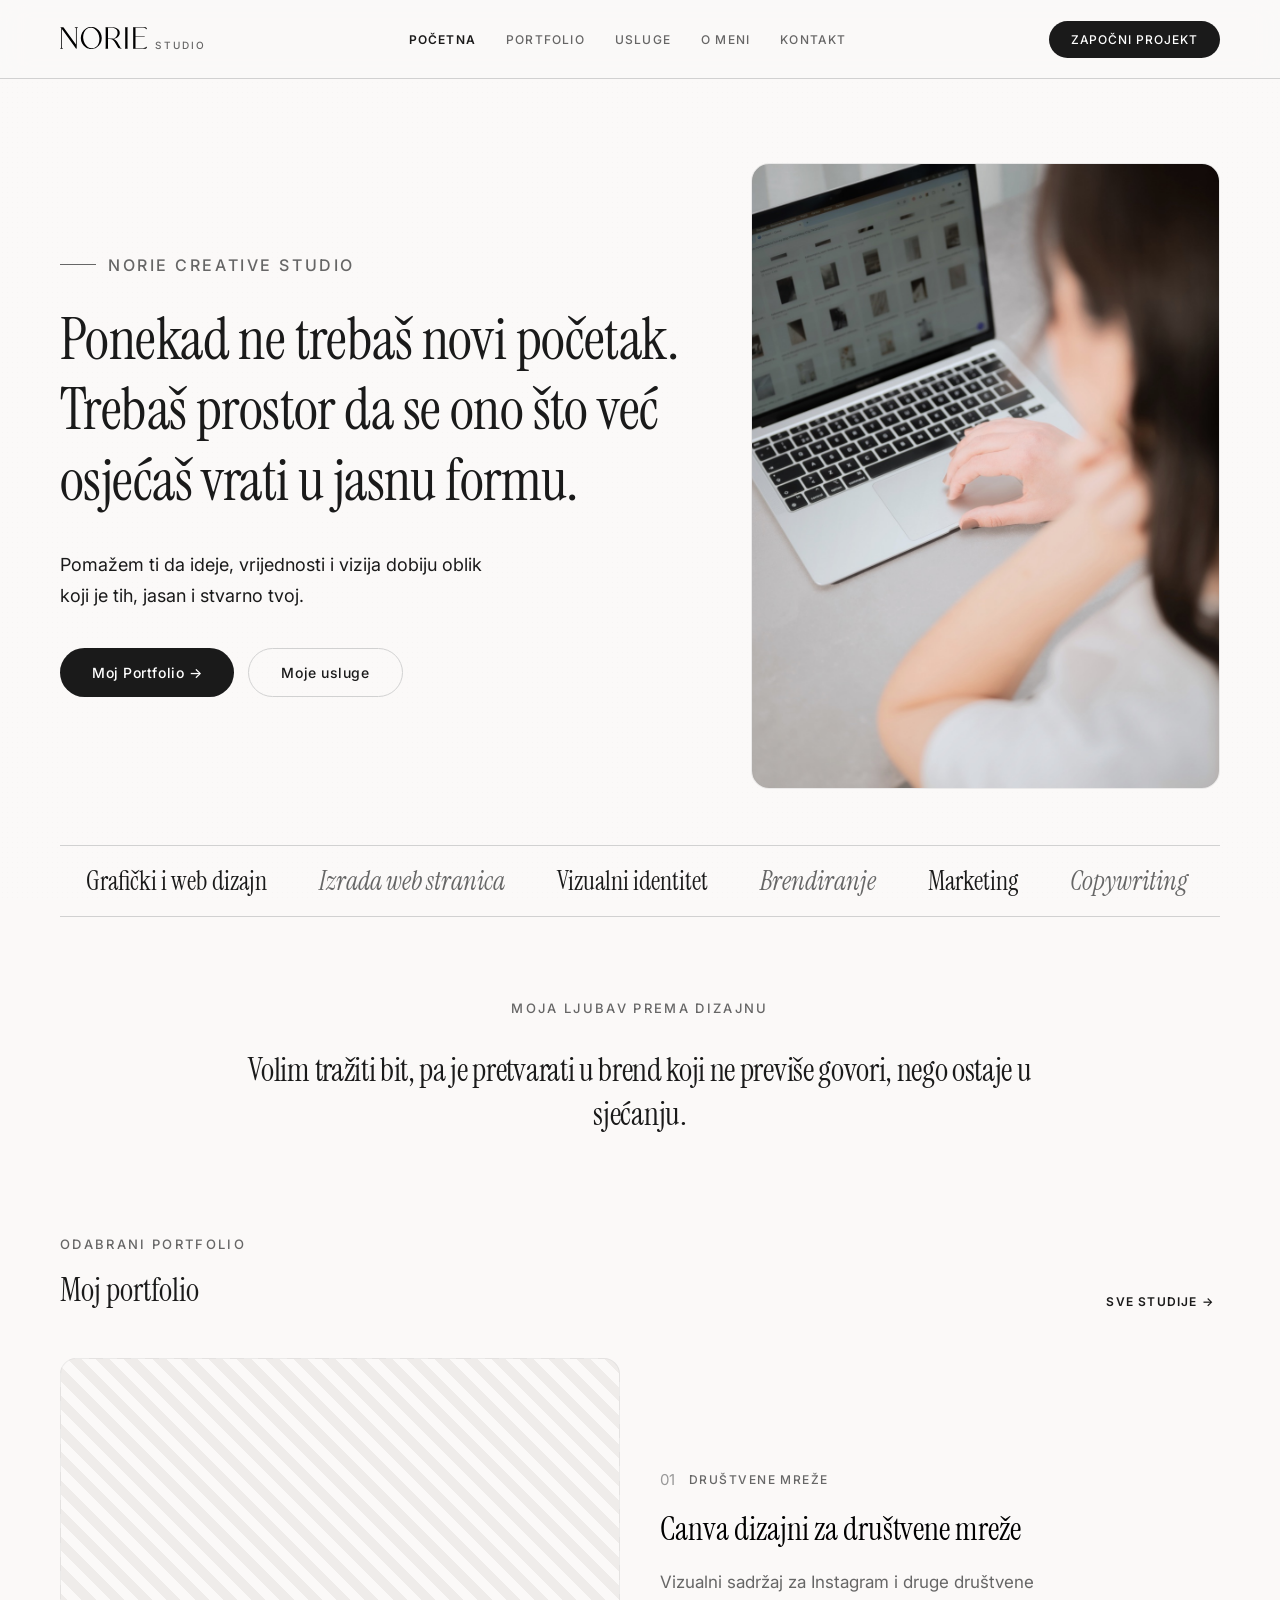
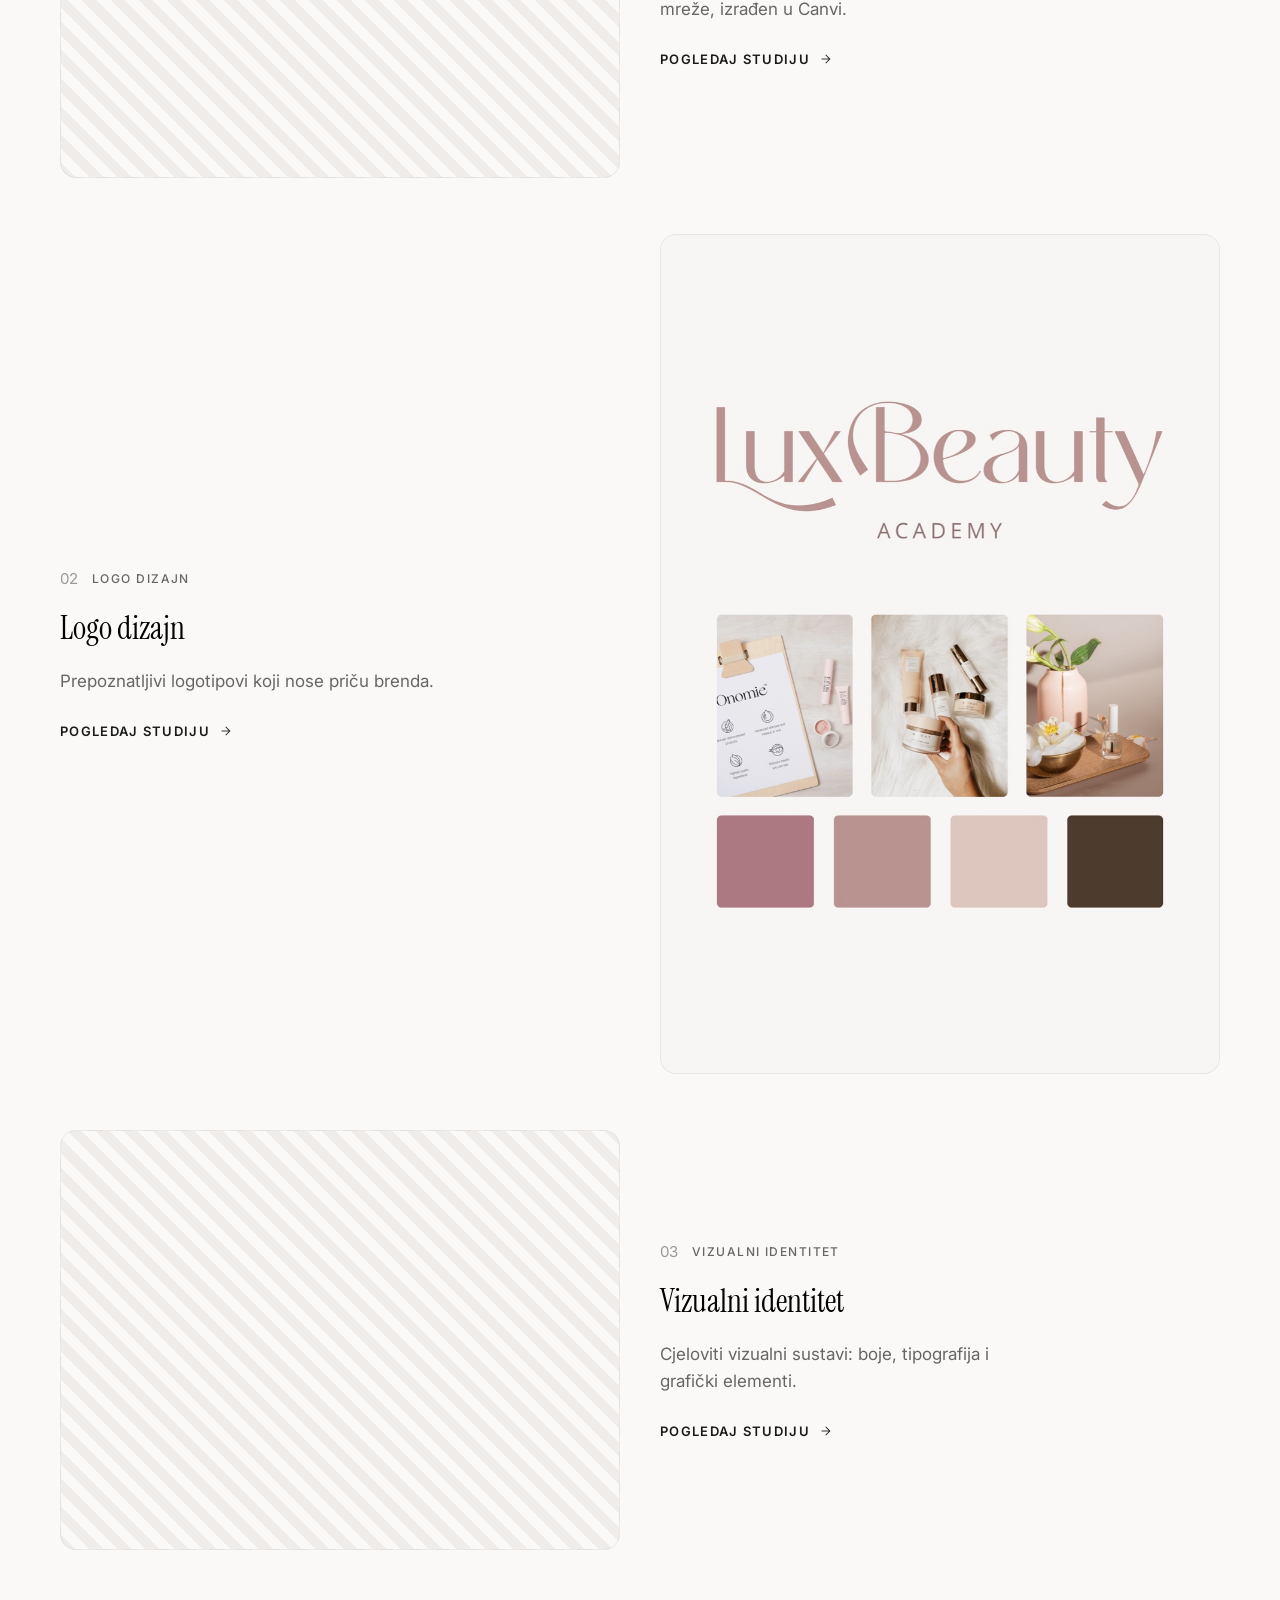
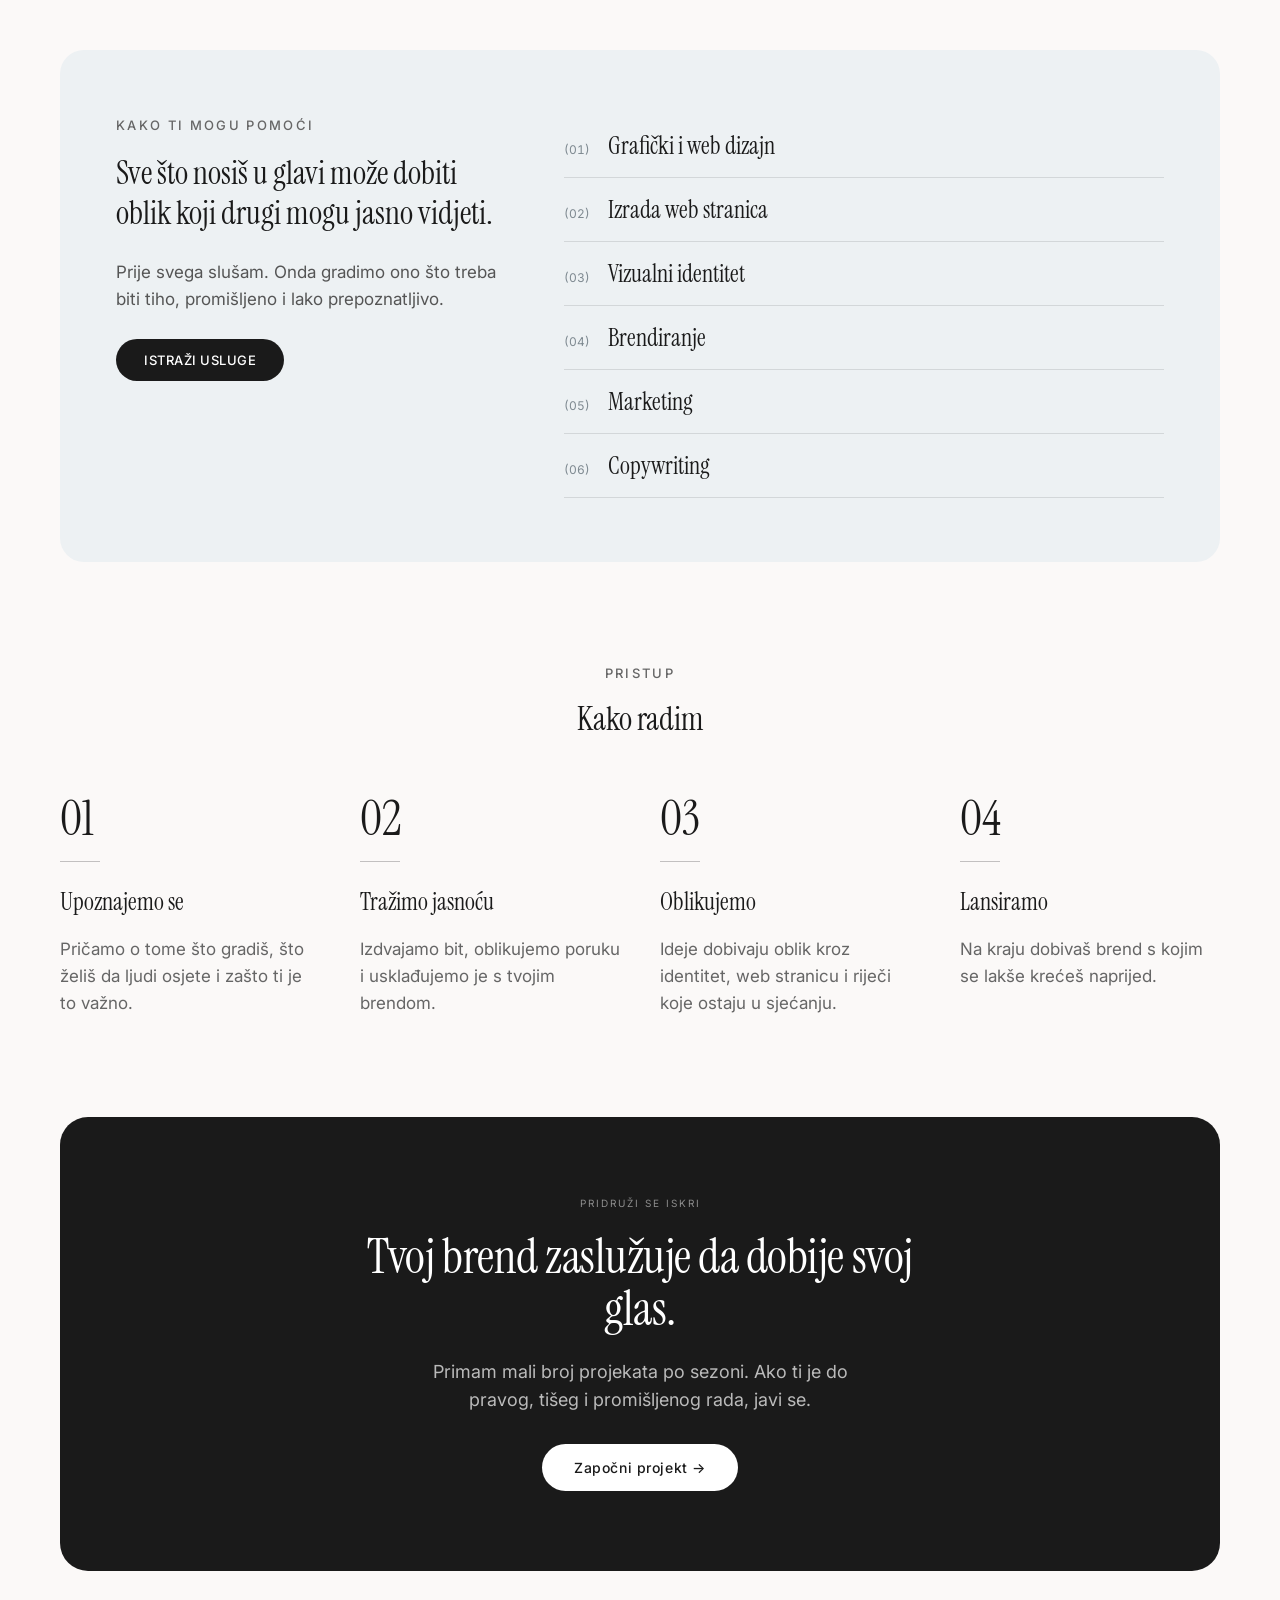
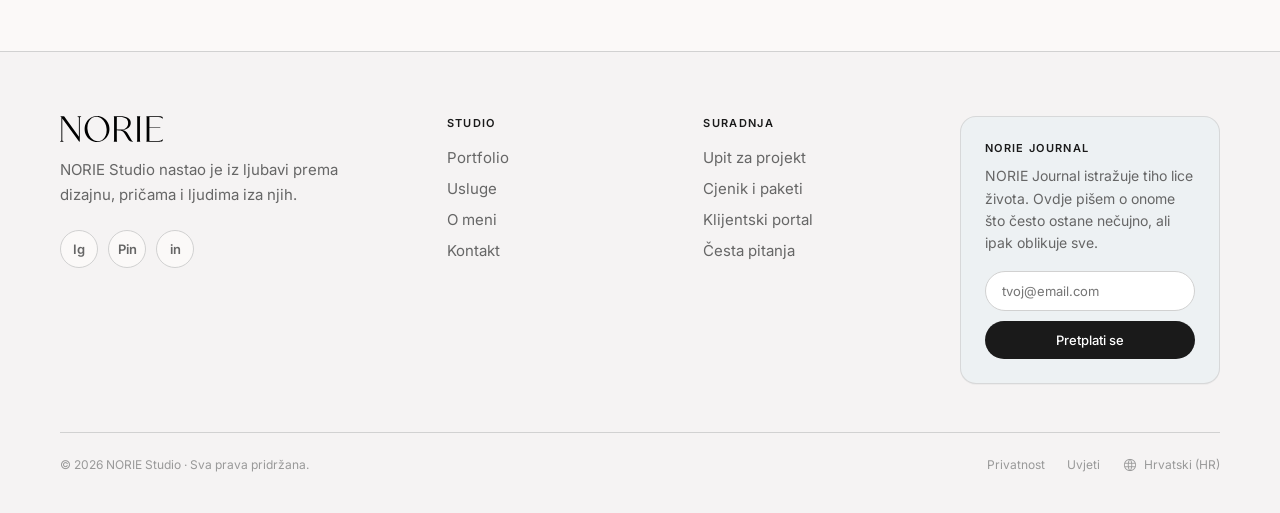
<file: index.html>
<!DOCTYPE html>
<html lang="hr">
<head>
<meta charset="utf-8">
<meta name="viewport" content="width=device-width, initial-scale=1">
<title>NORIE Studio — Dizajn s namjerom</title>
<meta name="description" content="NORIE Studio nastao je iz ljubavi prema dizajnu, pričama i ljudima iza njih.">
<link rel="icon" type="image/svg+xml" href="assets/img/logo.svg">
<link rel="preconnect" href="https://fonts.googleapis.com">
<link rel="preconnect" href="https://fonts.gstatic.com" crossorigin>
<link href="https://fonts.googleapis.com/css2?family=Instrument+Serif:ital@0;1&family=Inter:wght@400;500;600&display=swap" rel="stylesheet">
<link rel="stylesheet" href="https://fonts.googleapis.com/css2?family=Material+Symbols+Outlined:opsz,wght,FILL,GRAD@20,300,0,0&display=swap">
<link rel="stylesheet" href="css/style.css?v=20260701">
</head>
<body>

<div class="grain"></div>

<div style="position:relative;z-index:10;min-height:100vh;">

<!-- NAV -->
<header class="nav">
  <div class="wrap nav-inner">
    <button class="brand" data-go="home">
      <img src="assets/img/logo.svg" alt="Norie Studio" class="brand-logo">
      <span class="brand-sub">Studio</span>
    </button>
    <nav class="nav-links">
      <button class="nav-link" data-go="home">Početna</button>
      <button class="nav-link" data-go="work">Portfolio</button>
      <button class="nav-link" data-go="services">Usluge</button>
      <button class="nav-link" data-go="studio">O meni</button>
      <button class="nav-link" data-go="contact">Kontakt</button>
    </nav>
    <button class="btn-cta-nav" data-go="contact">Započni projekt</button>
  </div>
</header>

<main class="wrap">

<!-- ================= HOME ================= -->
<section class="page" id="page-home">

  <div class="hero">
    <div>
      <div class="hero-eyebrow"><span class="line"></span><span class="eyebrow-text" id="hero-eyebrow">Kreativni studio</span></div>
      <h1 id="hero-headline">NORIE Studio nastao je iz <span style="font-style:italic;">ljubavi</span> prema dizajnu, pričama i ljudima iza njih.</h1>
      <p id="hero-subtitle">Dizajn shvaćam kao način da pomognem ljudima jasnije vidjeti sebe i ono što grade.</p>
      <div class="hero-actions">
        <button class="btn btn-dark" data-go="work"><span id="hero-cta-primary">Pogledaj rad</span> →</button>
        <button class="btn btn-outline" data-go="services" id="hero-cta-secondary">Moje usluge</button>
      </div>
    </div>
    <div class="hero-art">
      <img src="assets/img/hero-photo-new.jpg" alt="Josipa, osnivačica NORIE Studija" class="hero-art-photo">
    </div>
  </div>

  <div class="marquee-wrap">
    <div class="marquee" id="marquee"></div>
  </div>

  <div class="manifesto reveal">
    <span class="eyebrow-text" id="manifesto-eyebrow">( zašto dizajn )</span>
    <p id="manifesto-text">Dobar dizajn donosi <span style="font-style:italic;">olakšanje</span>. Pomaže vam da se jasnije predstavite, da vas prave osobe pronađu i da se osjećate <span style="font-style:italic;">sigurnije</span> u ono što gradite.</p>
  </div>

  <div class="section-head">
    <div><span class="eyebrow-text">Odabrani portfolio</span><h2>Moj portfolio</h2></div>
    <button class="link-plain" data-go="work">Sve studije →</button>
  </div>
  <div class="work-list" id="featured-work"></div>

  <div class="services-band reveal">
    <div class="services-band-grid">
      <div>
        <span class="eyebrow-text" id="services-band-eyebrow">Specijalnosti</span>
        <h2 id="services-band-heading">Moje potpisne usluge</h2>
        <p id="services-band-intro">Slušam prije nego što dizajniram — i pretvaram ideje u dizajn koji povezuje.</p>
        <button class="btn btn-dark" data-go="services" id="services-band-btn" style="padding:13px 28px;font-size:13px;text-transform:uppercase;">Istraži usluge</button>
      </div>
      <div id="home-services-list"></div>
    </div>
  </div>

  <div class="process-section">
    <div class="process-head"><span class="eyebrow-text">Pristup</span><h2 id="process-heading">Kako radim</h2></div>
    <div class="process-grid" id="process-grid"></div>
  </div>


</section>

<!-- ================= WORK ================= -->
<section class="page" id="page-work">
  <div class="page-head">
    <span class="eyebrow-text">Portfelj</span>
    <h1>Moj portfolio</h1>
    <p id="work-intro">Grafički dizajn, web stranice i vizualni identiteti za brendove i ljude koji žele stvoriti nešto iskreno i dugotrajno.</p>
    <div class="filters" id="work-filters"></div>
  </div>
  <div class="work-grid" id="work-grid"></div>
</section>

<!-- ================= SERVICES ================= -->
<section class="page" id="page-services">
  <div class="page-head">
    <span class="eyebrow-text">Usluge</span>
    <h1>Što radim</h1>
    <p id="services-page-intro">Od prve ideje do gotovog identiteta i web doma — svaki projekt pristupam s pažnjom i jasnom svrhom.</p>
  </div>
  <div class="tiers" id="tiers"></div>
  <div class="all-services">
    <h2 id="all-services-heading">Sve što pokrivam</h2>
    <p id="all-services-intro">Svaki angažman krojim prema tebi — biraj pojedinačno ili sve zajedno.</p>
    <div class="all-services-grid" id="all-services-grid"></div>
  </div>
  <div class="industries-band reveal">
    <span class="eyebrow-text">Za koga radim</span>
    <p id="industries-text"></p>
  </div>
</section>

<!-- ================= STUDIO ================= -->
<section class="page" id="page-studio">
  <div class="studio-head">
    <span class="eyebrow-text">O meni</span>
    <h1>Dizajn s namjerom, izrađen u tišini.</h1>
  </div>
  <div class="studio-grid reveal">
    <div class="studio-img"><img src="assets/img/studio-tablet-new.jpg" alt="Josipa, osnivačica NORIE Studija"></div>
    <div class="studio-copy" id="studio-bio">
      <p>Bavim se dizajnom godinama. Oduvijek sam voljela stvarati — web stranice, vizualne identitete, lijepe i promišljene digitalne prostore.</p>
      <p>Ali život rijetko ide ravnom linijom. Postala sam majka, prošla kroz velike promjene, krenula ispočetka više puta nego što sam mislila da ću morati. Možda upravo zato danas ne gledam na dizajn kao na ukrašavanje — gledam ga kao način da ljudima pomogne da jasnije vide sebe i ono što grade.</p>
      <p>Privlače me ljudi koji stvaraju nešto iskreno. Ljudi koji razmišljaju duboko. Ljudi kojima je stalo. NORIE Studio nastao je upravo za njih — za brendove koji žele više od lijepog izgleda, za ljude koji žele stvoriti nešto što će trajati.</p>
    </div>
  </div>
  <div class="values-section reveal">
    <span class="eyebrow-text">Pristup</span>
    <div class="values-grid" id="values-grid"></div>
  </div>
</section>

<!-- ================= CONTACT ================= -->
<section class="page" id="page-contact">
  <div class="contact-grid reveal">
    <div>
      <span class="eyebrow-text">Kontakt</span>
      <h1 id="contact-headline">Ispričaj mi<br><span style="font-style:italic;">svoju priču.</span></h1>
      <p id="contact-intro">Imaš projekt na umu ili samo ideju koja te svrbi? Javi se — odgovaram polako, ali s punom pažnjom.</p>
      <div class="contact-info">
        <div class="row"><span class="ms" style="font-size:20px;color:#666;">mail</span><span class="txt" id="contact-email">studio@norie.studio</span></div>
        <div class="row"><span class="ms" style="font-size:20px;color:#666;">schedule</span><span class="txt" id="contact-response">Odgovor unutar 2 radna dana</span></div>
        <div class="row"><span class="ms" style="font-size:20px;color:#666;">place</span><span class="txt" id="contact-location">Radim daljinski</span></div>
      </div>
      <div class="social-row" id="contact-socials">
        <a href="#" class="social-circle">Ig</a>
        <a href="#" class="social-circle">Pin</a>
        <a href="#" class="social-circle">in</a>
      </div>
    </div>
    <form class="contact-form" id="contact-form">
      <div class="form-row2">
        <div class="field"><label>Ime</label><input name="name" placeholder="Tvoje ime" required></div>
        <div class="field"><label>Email</label><input name="email" type="email" placeholder="tvoj@email.com" required></div>
      </div>
      <div class="field"><label>Tip projekta</label><input name="project" placeholder="Vizualni identitet, web…"></div>
      <div class="field"><label>O projektu</label><textarea name="message" placeholder="Ispričaj mi priču svog brenda…"></textarea></div>
      <button type="submit" class="btn btn-dark" style="align-self:flex-start;">Pošalji upit →</button>
      <p class="form-note" id="form-note">Hvala! Javit ću se uskoro.</p>
    </form>
  </div>
</section>

</main>

<!-- ================= CTA ================= -->
<div class="wrap" id="cta-wrap">
  <div class="cta-band reveal">
    <span class="eyebrow" id="cta-eyebrow">Pridruži se iskri</span>
    <h2 id="cta-heading">Tvoj brend zaslužuje da diše.</h2>
    <p id="cta-text">Primam mali broj projekata po sezoni. Javi se rano i osiguraj svoje mjesto.</p>
    <button class="btn btn-light" data-go="contact">Započni projekt →</button>
  </div>
</div>

<!-- ================= FOOTER ================= -->
<footer>
  <div class="wrap">
    <div class="footer-grid">
      <div class="footer-col" style="min-width:220px;">
        <div class="footer-brand"><img src="assets/img/logo.svg" alt="Norie Studio" class="footer-logo"></div>
        <p id="footer-tagline">NORIE Studio nastao je iz ljubavi prema dizajnu, pričama i ljudima iza njih.</p>
        <div class="social-row" style="margin-top:0;" id="footer-socials">
          <a href="#" class="social-circle" style="width:38px;height:38px;">Ig</a>
          <a href="#" class="social-circle" style="width:38px;height:38px;">Pin</a>
          <a href="#" class="social-circle" style="width:38px;height:38px;">in</a>
        </div>
      </div>
      <div>
        <div class="footer-heading">Studio</div>
        <div class="footer-links">
          <button class="footer-link" data-go="work">Portfolio</button>
          <button class="footer-link" data-go="services">Usluge</button>
          <button class="footer-link" data-go="studio">O meni</button>
          <button class="footer-link" data-go="contact">Kontakt</button>
        </div>
      </div>
      <div>
        <div class="footer-heading">Suradnja</div>
        <div class="footer-links">
          <button class="footer-link" data-go="contact">Upit za projekt</button>
          <button class="footer-link" data-go="services">Cjenik i paketi</button>
          <button class="footer-link" data-go="contact">Klijentski portal</button>
          <button class="footer-link" data-go="contact">Česta pitanja</button>
        </div>
      </div>
      <div class="newsletter-box">
        <div class="footer-heading" style="margin-bottom:10px;">NORIE Journal</div>
        <p id="footer-journal-text">NORIE Journal istražuje unutarnji svijet. NORIE Studio oblikuje ono što iz njega nastaje.</p>
        <form class="newsletter-form" id="newsletter-form">
          <input type="email" placeholder="tvoj@email.com" required>
          <button type="submit">Pretplati se</button>
        </form>
      </div>
    </div>
    <div class="footer-bottom">
      <p id="footer-copyright">© 2026 NORIE Studio · Sva prava pridržana.</p>
      <div class="footer-bottom-links">
        <a href="#">Privatnost</a>
        <a href="#">Uvjeti</a>
        <span class="lang-tag"><span class="ms" style="font-size:16px;">language</span>Hrvatski (HR)</span>
      </div>
    </div>
  </div>
</footer>

</div>

<script src="js/main.js"></script>
</body>
</html>
</file>
<file: css/style.css>
*{box-sizing:border-box}
html{scroll-behavior:smooth}
body{margin:0;background:#FBF9F8;color:#1A1A1A;font-family:'Inter',system-ui,sans-serif;-webkit-font-smoothing:antialiased;}
button{font-family:'Inter',system-ui,sans-serif}
input,textarea{font-family:'Inter',system-ui,sans-serif;outline:none}
a{color:inherit}
::selection{background:#EDF1F3}

@keyframes marquee{from{transform:translateX(0)}to{transform:translateX(-50%)}}

.ms{font-family:'Material Symbols Outlined';font-variation-settings:'FILL' 0,'wght' 300;font-feature-settings:'liga';-webkit-font-feature-settings:'liga';-webkit-font-smoothing:antialiased;line-height:1;white-space:nowrap;}
.plc{background-image:repeating-linear-gradient(45deg,#EFECEA,#EFECEA 10px,#FBF9F8 10px,#FBF9F8 20px);}
.plc-b{background-image:repeating-linear-gradient(45deg,#e2e7ea,#e2e7ea 10px,#eef2f4 10px,#eef2f4 20px);}

/* ===== smooth motion ===== */
.reveal{opacity:0;transform:translateY(18px);transition:opacity .8s cubic-bezier(.16,1,.3,1),transform .8s cubic-bezier(.16,1,.3,1);}
.reveal.in{opacity:1;transform:translateY(0);}
@media (prefers-reduced-motion:reduce){
  .reveal{opacity:1;transform:none;transition:none;}
}

/* grain overlay */
.grain{position:fixed;inset:0;pointer-events:none;z-index:1;background-image:radial-gradient(#1A1A1A 0.5px,transparent 0.5px);background-size:5px 5px;mix-blend-mode:multiply;opacity:.02;}

.wrap{max-width:1240px;margin:0 auto;padding:0 40px;}

/* ===== nav ===== */
.nav{position:sticky;top:0;z-index:40;backdrop-filter:blur(14px);background:rgba(251,249,248,0.8);border-bottom:0.5px solid #D1D1D1;}
.nav-inner{height:78px;display:flex;align-items:center;justify-content:space-between;gap:24px;}
.brand{background:none;border:none;cursor:pointer;display:flex;align-items:baseline;gap:8px;padding:0;}
.brand-logo{height:22px;width:auto;display:block;}
.brand-sub{font-size:10px;font-weight:500;letter-spacing:.22em;text-transform:uppercase;color:#666;padding-bottom:1px;}
.nav-links{display:flex;align-items:center;gap:30px;flex-wrap:wrap;justify-content:center;}
.nav-link{background:none;border:none;cursor:pointer;font-size:12px;font-weight:500;letter-spacing:.1em;text-transform:uppercase;color:#666;padding:8px 0;transition:color .25s;}
.nav-link.active{color:#1A1A1A;font-weight:600;}

/* ===== buttons ===== */
.btn{border-radius:999px;font-size:14px;font-weight:500;letter-spacing:.04em;cursor:pointer;border:none;padding:15px 32px;transition:opacity .2s,background .2s;display:inline-block;text-decoration:none;}
.btn-dark{background:#1A1A1A;color:#fff;}
.btn-dark:hover{opacity:.88}
.btn-outline{background:transparent;color:#1A1A1A;border:1px solid #D1D1D1;}
.btn-outline:hover{background:#EDF1F3}
.btn-light{background:#fff;color:#1A1A1A;}
.btn-light:hover{opacity:.9}
.btn-pill-sm{border-radius:999px;cursor:pointer;padding:9px 18px;font-size:12px;font-weight:500;letter-spacing:.05em;border:1px solid #D1D1D1;background:transparent;color:#1A1A1A;}
.btn-pill-sm.on{background:#1A1A1A;color:#fff;border-color:#1A1A1A;}
.btn-cta-nav{background:#1A1A1A;color:#fff;border:none;cursor:pointer;border-radius:999px;padding:11px 22px;font-size:12px;font-weight:500;letter-spacing:.08em;text-transform:uppercase;flex:none;transition:opacity .2s;}
.btn-cta-nav:hover{opacity:.88}
.link-plain{background:none;border:none;cursor:pointer;font-size:12px;font-weight:600;letter-spacing:.1em;text-transform:uppercase;color:#1A1A1A;}
.link-plain:hover{opacity:.6}

/* ===== pages ===== */
.page{display:none;opacity:0;transform:translateY(10px);transition:opacity .45s cubic-bezier(.16,1,.3,1),transform .45s cubic-bezier(.16,1,.3,1);}
.page.active{display:block;}
.page.active.show{opacity:1;transform:translateY(0);}
@media (prefers-reduced-motion:reduce){
  .page{transition:none;transform:none;}
}

/* ===== hero ===== */
.hero{padding:84px 0 56px;display:grid;grid-template-columns:1.15fr 0.85fr;gap:56px;align-items:center;}
.hero-eyebrow{display:flex;align-items:center;gap:12px;margin-bottom:30px;}
.hero-eyebrow span.line{width:36px;height:1px;background:#666;display:block;}
.eyebrow-text{font-size:13px;font-weight:500;letter-spacing:.18em;line-height:20px;text-transform:uppercase;color:#666;}
#hero-eyebrow{font-size:16px;letter-spacing:.16em;}
.hero h1{font-family:'Instrument Serif',serif;font-weight:300;font-size:clamp(34px,5.2vw,58px);line-height:1.22;letter-spacing:-.01em;margin:0 0 32px;}
.hero p{font-size:18px;line-height:1.75;color:#1A1A1A;max-width:440px;margin:0 0 36px;}
.hero-actions{display:flex;gap:14px;flex-wrap:wrap;}
.hero-art{position:relative;aspect-ratio:3/4;border-radius:18px;overflow:hidden;border:1px solid rgba(209,209,209,0.4);}
.hero-art-photo{width:100%;height:100%;object-fit:cover;display:block;}

/* ===== marquee ===== */
.marquee-wrap{border-top:0.5px solid #D1D1D1;border-bottom:0.5px solid #D1D1D1;overflow:hidden;padding:18px 0;margin-bottom:80px;}
.marquee{display:flex;width:max-content;gap:0;animation:marquee 26s linear infinite;}
.marquee span{font-family:'Instrument Serif',serif;font-size:26px;padding:0 26px;white-space:nowrap;}
.marquee span:nth-child(odd){color:#1A1A1A;font-style:normal;}
.marquee span:nth-child(even){color:#666666;font-style:italic;}

/* ===== shared section headers ===== */
.section-label{font-size:10px;font-weight:500;letter-spacing:.2em;text-transform:uppercase;color:#666;}
.section-head{margin-bottom:48px;display:flex;align-items:flex-end;justify-content:space-between;gap:16px;}
.section-head h2{font-family:'Instrument Serif',serif;font-weight:400;font-size:32px;line-height:40px;margin:16px 0 0;}

/* ===== manifesto ===== */
.manifesto{max-width:820px;margin:0 auto 96px;text-align:center;}
.manifesto p{font-family:'Instrument Serif',serif;font-weight:300;font-size:32px;line-height:1.4;margin:30px 0 0;letter-spacing:-.01em;}

/* ===== featured work ===== */
.work-list{display:flex;flex-direction:column;gap:56px;margin-bottom:100px;}
.work-row{text-align:left;background:none;border:none;cursor:pointer;padding:0;display:grid;grid-template-columns:1fr 1fr;gap:40px;align-items:center;width:100%;}
.work-row .thumb{aspect-ratio:4/3;border-radius:16px;overflow:hidden;border:1px solid rgba(209,209,209,0.4);transition:border-color .2s;}
.work-row:hover .thumb{border-color:#1A1A1A;}
.work-row.flip .thumb{order:2;}
.work-row.flip .info{order:1;}
.work-meta{display:flex;align-items:center;gap:14px;margin-bottom:20px;}
.work-meta .num{font-size:15px;color:#999;}
.work-meta .cat{font-size:12px;font-weight:500;letter-spacing:.12em;text-transform:uppercase;color:#666;}
.work-meta .year{font-size:12px;color:#bbb;}
.work-row h3{font-family:'Instrument Serif',serif;font-weight:400;font-size:32px;line-height:40px;margin:0 0 20px;text-align:left;}
.work-row .desc{font-size:17px;line-height:27px;color:#666;margin:0 0 28px;max-width:380px;text-align:left;}
.work-row .cta{font-size:13px;font-weight:600;letter-spacing:.1em;text-transform:uppercase;color:#1A1A1A;display:inline-flex;align-items:center;gap:8px;}

/* ===== services band (home) ===== */
.services-band{background:#EDF1F3;border-radius:24px;padding:64px 56px;margin-bottom:100px;}
.services-band-grid{display:grid;grid-template-columns:0.8fr 1.2fr;gap:48px;align-items:start;}
.services-band h2{font-family:'Instrument Serif',serif;font-weight:400;font-size:32px;line-height:40px;margin:18px 0 26px;}
.services-band p{font-size:17px;line-height:27px;color:#555;margin:0 0 26px;}
.service-row{display:flex;align-items:baseline;gap:18px;padding:16px 0;border-bottom:0.5px solid rgba(26,26,26,0.12);transition:padding-left .2s;}
.service-row:hover{padding-left:8px;}
.service-row .num{font-size:12px;color:#7e8990;font-variant-numeric:tabular-nums;}
.service-row .name{font-family:'Instrument Serif',serif;font-size:24px;color:#1A1A1A;}

/* ===== process ===== */
.process-section{margin-bottom:100px;}
.process-head{text-align:center;margin-bottom:56px;}
.process-head h2{font-family:'Instrument Serif',serif;font-weight:400;font-size:32px;line-height:40px;margin:16px 0 0;}
.process-grid{display:grid;grid-template-columns:repeat(auto-fit,minmax(240px,1fr));gap:40px;}
.process-item{display:flex;flex-direction:column;gap:18px;}
.process-item .pnum{font-family:'Instrument Serif',serif;font-weight:300;font-size:48px;line-height:1;color:#1A1A1A;}
.process-item .pline{height:0.5px;width:40px;background:#1A1A1A;opacity:.25;}
.process-item h3{font-family:'Instrument Serif',serif;font-weight:400;font-size:24px;line-height:32px;margin:6px 0 0;}
.process-item p{font-size:17px;line-height:27px;color:#666;margin:0;}

/* ===== page header (work/services/studio/contact) ===== */
.page-head{padding:72px 0 40px;}
.page-head h1{font-family:'Instrument Serif',serif;font-weight:300;font-size:58px;line-height:1.1;letter-spacing:-.01em;margin:18px 0 26px;}
.page-head p{font-size:18px;line-height:28px;color:#666;max-width:540px;margin:0 0 36px;}

/* ===== work grid + filters ===== */
.filters{display:flex;gap:10px;flex-wrap:wrap;margin-bottom:48px;}
.work-grid{display:grid;grid-template-columns:repeat(auto-fill,minmax(360px,1fr));gap:28px;padding-bottom:96px;}
.work-card{display:flex;flex-direction:column;gap:18px;}
.work-card .thumb{aspect-ratio:4/3;border-radius:16px;overflow:hidden;border:1px solid rgba(209,209,209,0.4);position:relative;transition:border-color .2s;}
.work-card:hover .thumb{border-color:#1A1A1A;}
.work-card .tag{position:absolute;top:14px;left:16px;background:rgba(251,249,248,0.85);backdrop-filter:blur(6px);font-size:10px;font-weight:500;letter-spacing:.1em;text-transform:uppercase;color:#1A1A1A;padding:5px 12px;border-radius:999px;}
.work-card-meta{display:flex;align-items:baseline;justify-content:space-between;gap:12px;}
.work-card-meta h3{font-family:'Instrument Serif',serif;font-weight:400;font-size:24px;line-height:32px;margin:0;}
.work-card-meta .year{font-size:12px;color:#bbb;}
.work-card .desc{font-size:17px;line-height:27px;color:#666;margin:0;}

/* ===== services page ===== */
.tiers{display:grid;grid-template-columns:repeat(auto-fit,minmax(300px,1fr));gap:24px;margin-bottom:80px;}
.tier{border-radius:22px;padding:38px;display:flex;flex-direction:column;gap:22px;min-height:380px;border:1px solid rgba(26,26,26,0.08);}
.tier.light{background:#EDF1F3;}
.tier.dark{background:#1A1A1A;border-color:#1A1A1A;color:#fff;}
.tier .no{font-family:'Instrument Serif',serif;font-size:16px;color:#666;}
.tier.dark .no{color:rgba(255,255,255,0.7);}
.tier h3{font-family:'Instrument Serif',serif;font-weight:400;font-size:32px;line-height:40px;margin:0;}
.tier .desc{font-size:17px;line-height:27px;color:#666;margin:0;flex:1;}
.tier.dark .desc{color:rgba(255,255,255,0.7);}
.tier .from{font-size:13px;letter-spacing:.06em;text-transform:uppercase;color:#666;}
.tier.dark .from{color:rgba(255,255,255,0.7);}
.tier .btn{padding:13px;text-align:center;}
.tier.dark .btn{background:#fff;color:#1A1A1A;}
.tier.light .btn{background:#1A1A1A;color:#fff;}

.all-services{margin-bottom:64px;}
.all-services h2{font-family:'Instrument Serif',serif;font-weight:400;font-size:32px;line-height:40px;margin:0 0 12px;}
.all-services p{font-size:17px;color:#666;margin:0 0 32px;max-width:460px;}
.all-services-grid{display:grid;grid-template-columns:repeat(auto-fill,minmax(260px,1fr));gap:0 40px;border-top:0.5px solid #D1D1D1;}
.service-row-sm{display:flex;align-items:baseline;gap:16px;padding:18px 0;border-bottom:0.5px solid #D1D1D1;}
.service-row-sm .num{font-size:12px;color:#aaa;font-variant-numeric:tabular-nums;}
.service-row-sm .name{font-family:'Instrument Serif',serif;font-size:24px;}

.industries-band{background:#EDF1F3;border-radius:24px;padding:56px;text-align:center;margin-bottom:96px;}
.industries-band p{font-family:'Instrument Serif',serif;font-style:italic;font-size:24px;line-height:1.5;margin:20px auto 0;max-width:760px;color:#1A1A1A;}

/* ===== studio page ===== */
.studio-head{padding:72px 0 56px;}
.studio-head h1{font-family:'Instrument Serif',serif;font-weight:300;font-size:58px;line-height:1.1;letter-spacing:-.01em;margin:18px 0 0;max-width:880px;}
.studio-grid{display:grid;grid-template-columns:1fr 1fr;gap:56px;align-items:start;margin-bottom:96px;}
.studio-img{aspect-ratio:4/5;border-radius:18px;border:1px solid rgba(209,209,209,0.4);overflow:hidden;}
.studio-img img{width:100%;height:100%;object-fit:cover;display:block;}
.studio-copy{font-size:18px;line-height:1.6;color:#444;}
.studio-copy p{margin:0 0 24px;}
.values-section{margin-bottom:96px;}
.values-grid{display:grid;grid-template-columns:repeat(auto-fit,minmax(240px,1fr));gap:28px 36px;margin-top:32px;}
.principle-line{font-family:'Instrument Serif',serif;font-style:italic;font-weight:400;font-size:24px;line-height:1.4;margin:0;color:#1A1A1A;}

/* ===== contact page ===== */
.contact-grid{padding:72px 0 96px;display:grid;grid-template-columns:1fr 1fr;gap:64px;align-items:start;}
.contact-grid h1{font-family:'Instrument Serif',serif;font-weight:300;font-size:58px;line-height:1.1;letter-spacing:-.01em;margin:18px 0 28px;}
.contact-grid > div:first-child p{font-size:18px;line-height:28px;color:#666;margin:0 0 40px;max-width:400px;}
.contact-info{display:flex;flex-direction:column;gap:18px;}
.contact-info .row{display:flex;align-items:center;gap:12px;}
.contact-info .row span.txt{font-size:16px;}
.social-row{display:flex;gap:10px;margin-top:36px;}
.social-circle{width:40px;height:40px;border-radius:50%;border:1px solid #D1D1D1;background:#FBF9F8;display:flex;align-items:center;justify-content:center;color:#666;text-decoration:none;font-size:13px;font-weight:600;transition:color .2s,border-color .2s;}
.social-circle:hover{color:#1A1A1A;border-color:#1A1A1A;}
.contact-form{background:#F5F3F3;border:1px solid rgba(209,209,209,0.4);border-radius:22px;padding:36px;display:flex;flex-direction:column;gap:22px;}
.form-row2{display:grid;grid-template-columns:1fr 1fr;gap:18px;}
.field label{font-size:11px;font-weight:500;letter-spacing:.1em;text-transform:uppercase;color:#666;display:block;margin-bottom:8px;}
.field input,.field textarea{width:100%;background:transparent;border:none;border-bottom:1px solid #D1D1D1;padding:8px 2px;font-size:16px;transition:border-color .2s;}
.field input:focus,.field textarea:focus{border-bottom-color:#1A1A1A;}
.field textarea{min-height:120px;resize:vertical;line-height:1.6;}
.form-note{font-size:13px;color:#1A1A1A;display:none;}
.form-note.show{display:block;}

/* ===== CTA band ===== */
.cta-band{background:#1A1A1A;border-radius:28px;padding:80px 48px;text-align:center;color:#fff;display:flex;flex-direction:column;align-items:center;gap:22px;margin-bottom:8px;}
.cta-band .eyebrow{font-size:10px;letter-spacing:.2em;text-transform:uppercase;color:rgba(255,255,255,0.5);}
.cta-band h2{font-family:'Instrument Serif',serif;font-weight:300;font-size:48px;line-height:1.1;letter-spacing:-.01em;margin:0;color:#fff;max-width:620px;}
.cta-band p{font-size:18px;line-height:28px;color:rgba(255,255,255,0.7);margin:0;max-width:440px;}
.cta-band .btn{margin-top:8px;}

/* ===== footer ===== */
footer{border-top:0.5px solid #D1D1D1;margin-top:80px;background:#F5F3F3;}
.footer-grid{display:grid;grid-template-columns:1.6fr 1fr 1fr 1.2fr;gap:40px;padding:64px 0 48px;align-items:start;}
.footer-brand{display:flex;align-items:baseline;gap:8px;margin-bottom:16px;}
.footer-logo{height:26px;width:auto;display:block;}
.footer-col p{font-size:15px;line-height:1.65;color:#666;margin:0 0 22px;max-width:300px;}
.footer-heading{font-size:11px;font-weight:600;letter-spacing:.12em;text-transform:uppercase;color:#1A1A1A;margin-bottom:18px;}
.footer-links{display:flex;flex-direction:column;gap:12px;align-items:flex-start;}
.footer-link{background:none;border:none;cursor:pointer;font-size:15px;color:#666;padding:0;text-decoration:none;transition:color .2s;}
.footer-link:hover{color:#1A1A1A;}
.newsletter-box{background:#EDF1F3;border:1px solid rgba(209,209,209,0.75);border-radius:16px;padding:24px;min-width:220px;box-shadow:0 1px 0 rgba(26,26,26,0.03);}
.newsletter-box p{font-size:14px;line-height:1.6;color:#666;margin:0 0 16px;}
.newsletter-form{display:flex;flex-direction:column;gap:10px;}
.newsletter-form input{background:#fff;border:1px solid #D1D1D1;border-radius:999px;padding:11px 16px;font-size:13px;transition:border-color .2s;width:100%;box-sizing:border-box;}
.newsletter-form input:focus{border-color:#1A1A1A;}
.newsletter-form button{background:#1A1A1A;color:#fff;border:none;cursor:pointer;border-radius:999px;padding:11px;font-size:13px;font-weight:500;transition:opacity .2s;width:100%;}
.newsletter-form button:hover{opacity:.88}
.footer-bottom{border-top:0.5px solid #D1D1D1;padding:24px 0 40px;display:flex;align-items:center;justify-content:space-between;gap:18px;flex-wrap:wrap;}
.footer-bottom p{font-size:12px;color:#999;margin:0;}
.footer-bottom-links{display:flex;gap:22px;flex-wrap:wrap;align-items:center;}
.footer-bottom-links a{font-size:12px;color:#999;text-decoration:none;transition:color .2s;}
.footer-bottom-links a:hover{color:#1A1A1A;}
.lang-tag{display:flex;align-items:center;gap:6px;font-size:12px;color:#999;}

/* ===== responsive ===== */
@media (max-width:860px){
  .wrap{padding:0 20px;}
  .hero{grid-template-columns:1fr;gap:36px;}
  .hero-art{aspect-ratio:4/3;}
  .manifesto p{font-size:26px;}
  .work-row{grid-template-columns:1fr;}
  .work-row.flip .thumb,.work-row.flip .info{order:initial;}
  .work-row h3,.work-row .desc{text-align:left;}
  .services-band{padding:36px 24px;}
  .services-band-grid{grid-template-columns:1fr;}
  .studio-grid{grid-template-columns:1fr;}
  .contact-grid{grid-template-columns:1fr;padding:48px 0;}
  .footer-grid{grid-template-columns:1fr;gap:28px 0;padding:48px 0 32px;}
  .newsletter-box{grid-column:1 / -1;min-width:0;width:100%;padding:20px;}
  .newsletter-form{display:flex;flex-direction:column;gap:8px;}
  .newsletter-box p{margin:0 0 12px;}
  .page-head h1{font-size:42px;}
  .studio-head h1{font-size:42px;}
  .contact-grid h1{font-size:42px;}
  .cta-band h2{font-size:36px;}
  .nav-links{display:none;}
}
</file>
